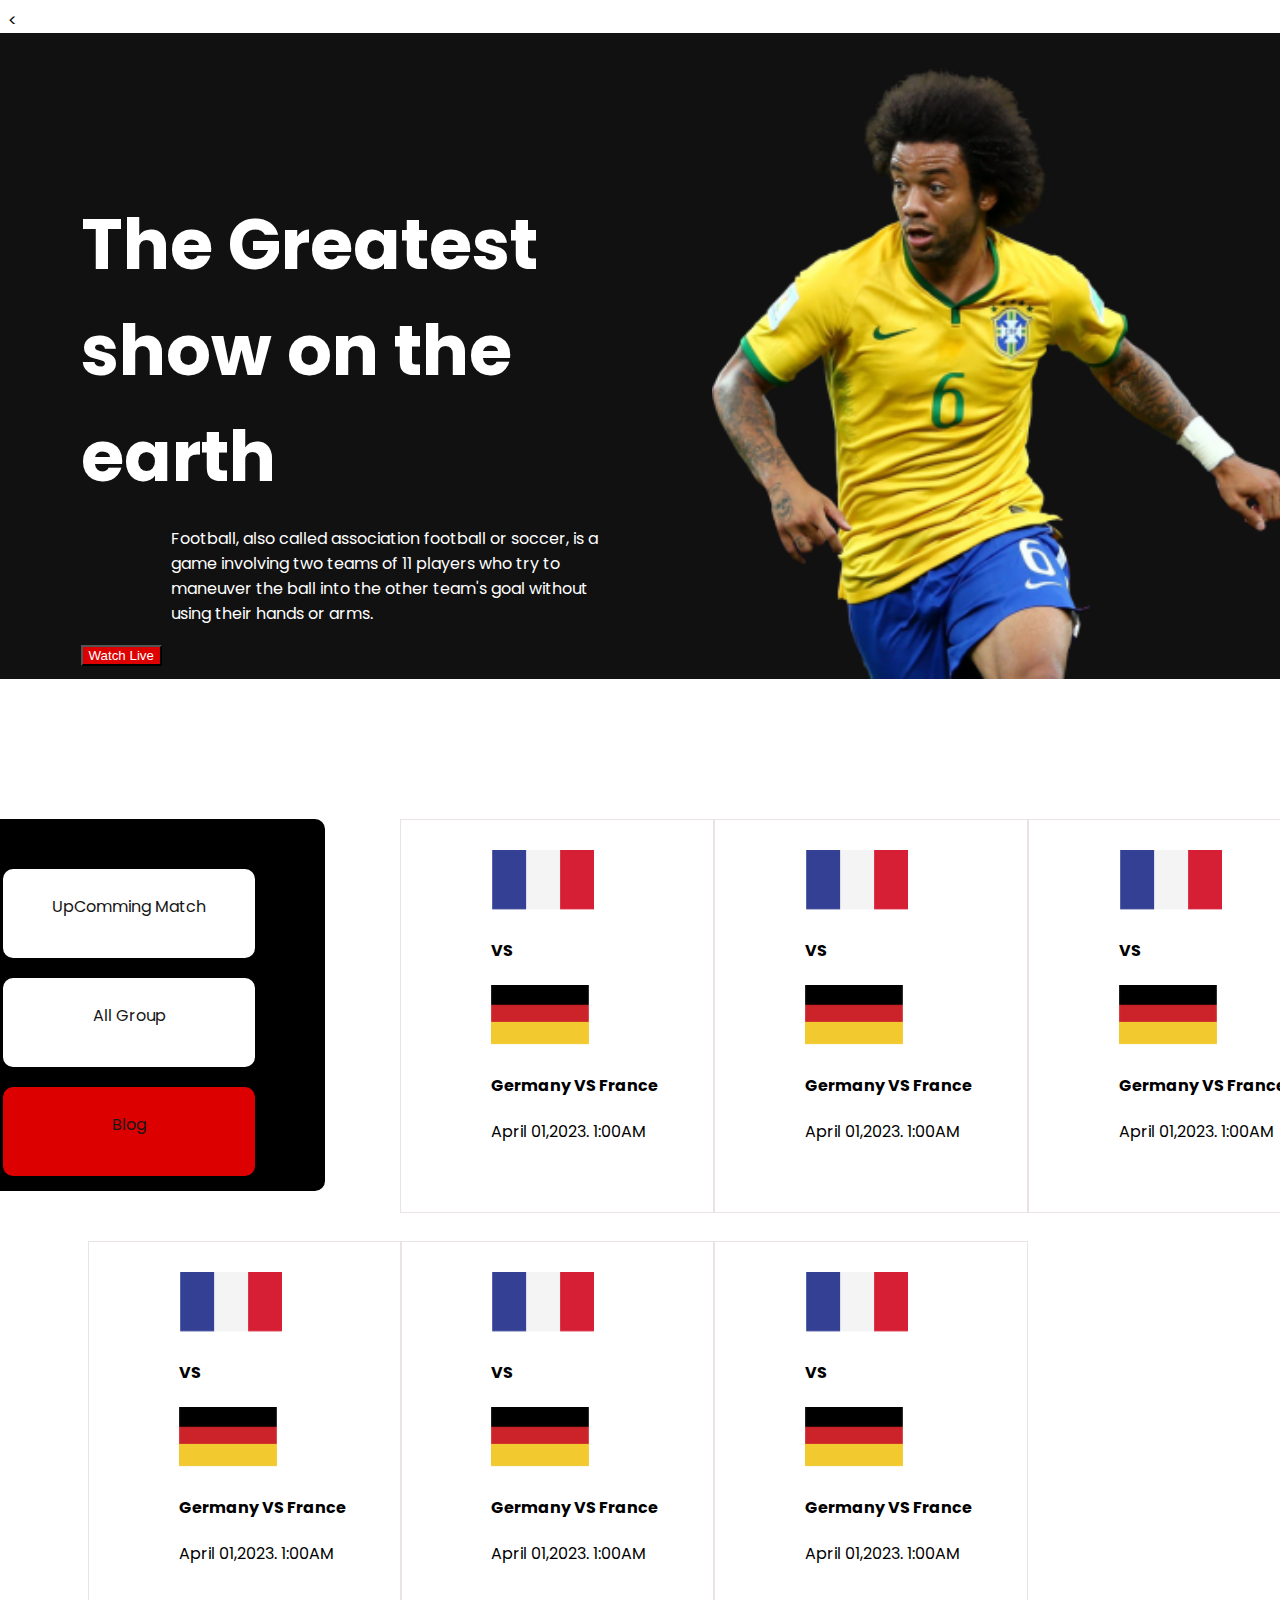
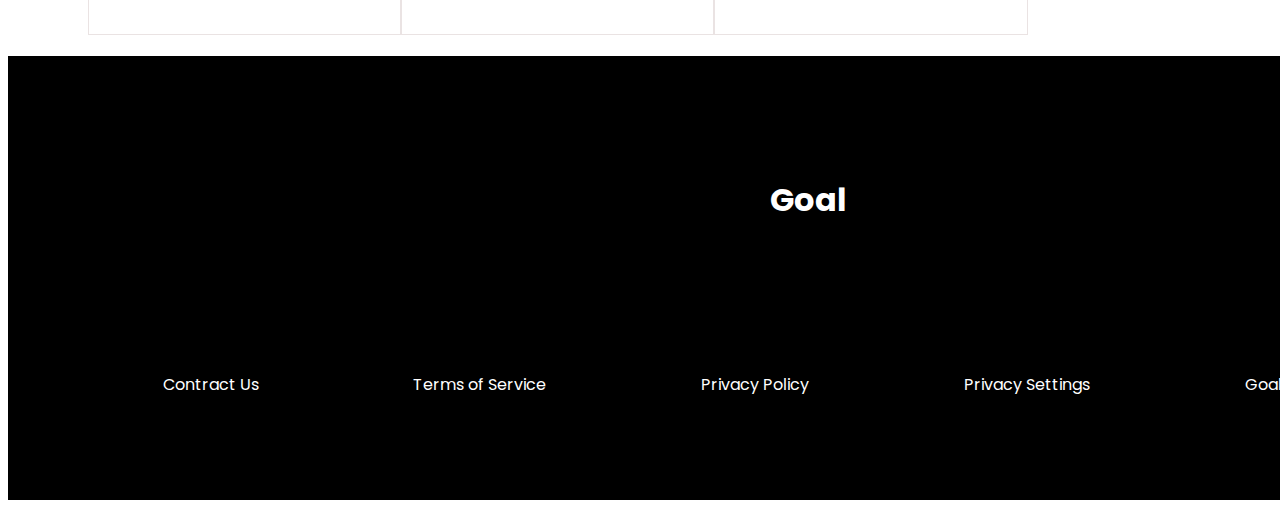
<file: index2.html>
<!DOCTYPE html>
<html lang="en">
<head>
    <meta charset="UTF-8">
    <meta http-equiv="X-UA-Compatible" content="IE=edge">
    <meta name="viewport" content="width=device-width, initial-scale=1.0">
    <title>Upcoming Matches</title>
    <link rel="stylesheet" href="style2.css">
</head>
<body>
    < <main class="container">
    <div class="banner-section">
                <div class="site-banner">
                    <div class="banner">
    
                        <h2>The Greatest show on the earth</h2>
                       <p> Football, also called association football or soccer, is a game involving two teams of 11 players who try to maneuver the ball into the other team's goal without using their hands or arms. </p>
                            <div class="button">
                                <button>Watch Live  <i class="fa-solid fa-angle-right"></i></button>
                               
                            </div>
    
                    </div>
                    <div class="banner-img">
                        <img src="/assets/Banner Image.png" alt="">
                    </div>
                    
                </div>
            </div>
           
    
            </section>
    
            <section class="container2">
    
                <div class="blogs">
                  
                       
                        <a href="index2.html">UpComming Match</a>
                   
                        <a href="">All Group</a>
                    
                  
                        <a href="" id="blog">Blog</a>
                   
                    </div>
                    
                <section class="scedule">
                <div  class="matches">
                    <img src="/assets/Flag.png" alt="">
                    <h4>VS</h4>
                    <img src="/assets/germany Flag.png" alt="">
        
                    <div class="time">
                    <h4>Germany VS France</h4>
                    <p>April 01,2023. 1:00AM</p>
                    </div>
                </div>
            </section>
                <section class="scedule">
                <div  class="matches">
                    <img src="/assets/Flag.png" alt="">
                    <h4>VS</h4>
                    <img src="/assets/germany Flag.png" alt="">
        
                    <div class="time">
                    <h4>Germany VS France</h4>
                    <p>April 01,2023. 1:00AM</p>
                    </div>
                </div>
            </section>
                <section class="scedule">
                <div  class="matches">
                    <img src="/assets/Flag.png" alt="">
                    <h4>VS</h4>
                    <img src="/assets/germany Flag.png" alt="">
        
                    <div class="time">
                    <h4>Germany VS France</h4>
                    <p>April 01,2023. 1:00AM</p>
                    </div>
                </div>
            </section>
                <section class="scedule">
                <div  class="matches">
                    <img src="/assets/Flag.png" alt="">
                    <h4>VS</h4>
                    <img src="/assets/germany Flag.png" alt="">
        
                    <div class="time">
                    <h4>Germany VS France</h4>
                    <p>April 01,2023. 1:00AM</p>
                    </div>
                </div>
            </section>
                <section class="scedule">
                <div  class="matches">
                    <img src="/assets/Flag.png" alt="">
                    <h4>VS</h4>
                    <img src="/assets/germany Flag.png" alt="">
        
                    <div class="time">
                    <h4>Germany VS France</h4>
                    <p>April 01,2023. 1:00AM</p>
                    </div>
                </div>
            </section>
                <section class="scedule">
                <div  class="matches">
                    <img src="/assets/Flag.png" alt="">
                    <h4>VS</h4>
                    <img src="/assets/germany Flag.png" alt="">
        
                    <div class="time">
                    <h4>Germany VS France</h4>
                    <p>April 01,2023. 1:00AM</p>
                    </div>
                </div>
            </section>
           
               
               
    
                
                
            </section>
           
                
    
          
    
        </main>
        <!-- Main End  -->
        <!-- footer start  -->
        <footer class="footer">
            <h1>Goal</h1>
            <div class="social">
                <div class="social-icon">
                    <a href=""><i class="fa-brands fa-facebook"></i></a>
                    <a href=""<i class="fa-brands fa-twitter"></i></a>
                    <a href=""><i class="fa-brands fa-whatsapp"></i></a>
                </div>
    
    
            </div>
            <div class="details">
                <p><span class="detail">Contract Us</span></p>
                <p><span class="detail">Terms of Service  </span></p>
                <p><span class="detail">Privacy Policy</span></p>
                <p><span class="detail">Privacy Settings</span></p>
                <p><span class="detail">Goal App</span></p>
                <p><span class="detail"> Goal Live</span></p>
            </div>
    
    
        </footer>
        <!-- footer end  -->
    </main>
    
</body>
</html>
</file>
<file: style2.css>
/* google Fonts  */
@import url('https://fonts.googleapis.com/css2?family=Poppins:wght@500&display=swap');

/* Local style  */
body{
    font-family: 'Poppins', sans-serif; 
  
}
main{
    display: flex;
   
   align-items: center;
    flex-direction: column;

    
   
}
.container2{
 background-color: #FFFFFF;
 margin-top: 10px;
 display: grid;
 grid-template-columns: 312px repeat(3,1fr);
 padding-left: 150px ;

}
.banner-section{
    background-color: #111111;
   
width: 1321px;
height: 646px;
border-radius: 10px;
margin-bottom: 130px;

}
.banner{
    color:  #FFFFFF;
    width: 531px;
height: 424px;
padding-left: 101px;
padding-top: 101px;
}
.banner h2{
    font-weight: 700;
    font-size: 70px;
    margin-bottom: 2px;
}
.banner p{
    font-weight: 400;
font-size: 16px;

}
.site-banner{
   display: flex;
  
}
button {
    background-color: #DD0000;
    color: #FFFFFF;
}
.banner-img img{
    margin-left: 100px;
    margin-top: 33px;
    width: 581px;
height: 613px;
}

.blogs{
 
  width: 312px;
height: 312px;
border-radius: 10px;

background-color: black;
margin-left: -15vh;
padding: 30px;
margin-bottom: 50px;
display: grid;
grid-template-columns: auto;
text-decoration: none;

text-align: center;


}


.blogs a{
 color: #161616;
 background-color: #fff;
 text-decoration: none;
 width: 252px;
height: 64px;
margin-top: 20px;
padding-top: 25px;

 border-radius: 10px;

 margin-left: 20px;
}
#blog{
    background-color: #DD0000;
}

.updates{
    border: 1px solid #E8E8E8;
    width: 312px;
height: 362px;
}

.update-title{
    font-size: 18px;
    font-weight: 500px;
}
.duration{
   
    display: flex;
    margin-left: 20px;
}
.feedback{
    margin-left: 100px;
}
.footer{
    width: 1600px;
height: 444px;
background-color: black;
}
.footer h1{
    color: #FFFFFF;
    text-align: center;
    padding: 120px;
    padding-bottom: 20px;

}
.details{
    color: #FFFFFF;
    display: flex;
    justify-content: space-evenly;
}
.social{
    display: flex;
    justify-content: center;
    padding-right: 80px;
    padding-bottom: 30px;
   
   
}
.social a{
    margin-left: 80px;
    font-size: 40px;

}
img{
    height: 60px;
    width: auto;
}
.matches{
    padding-top: 30px;
    width: 312px;
    height: 362px;
    border: 1px solid rgb(234, 227, 227);
    flex-direction: column;
   
}
.matches img,h4,p{
    padding-left: 90px;
   
    align-items: center;
    
}
</file>
